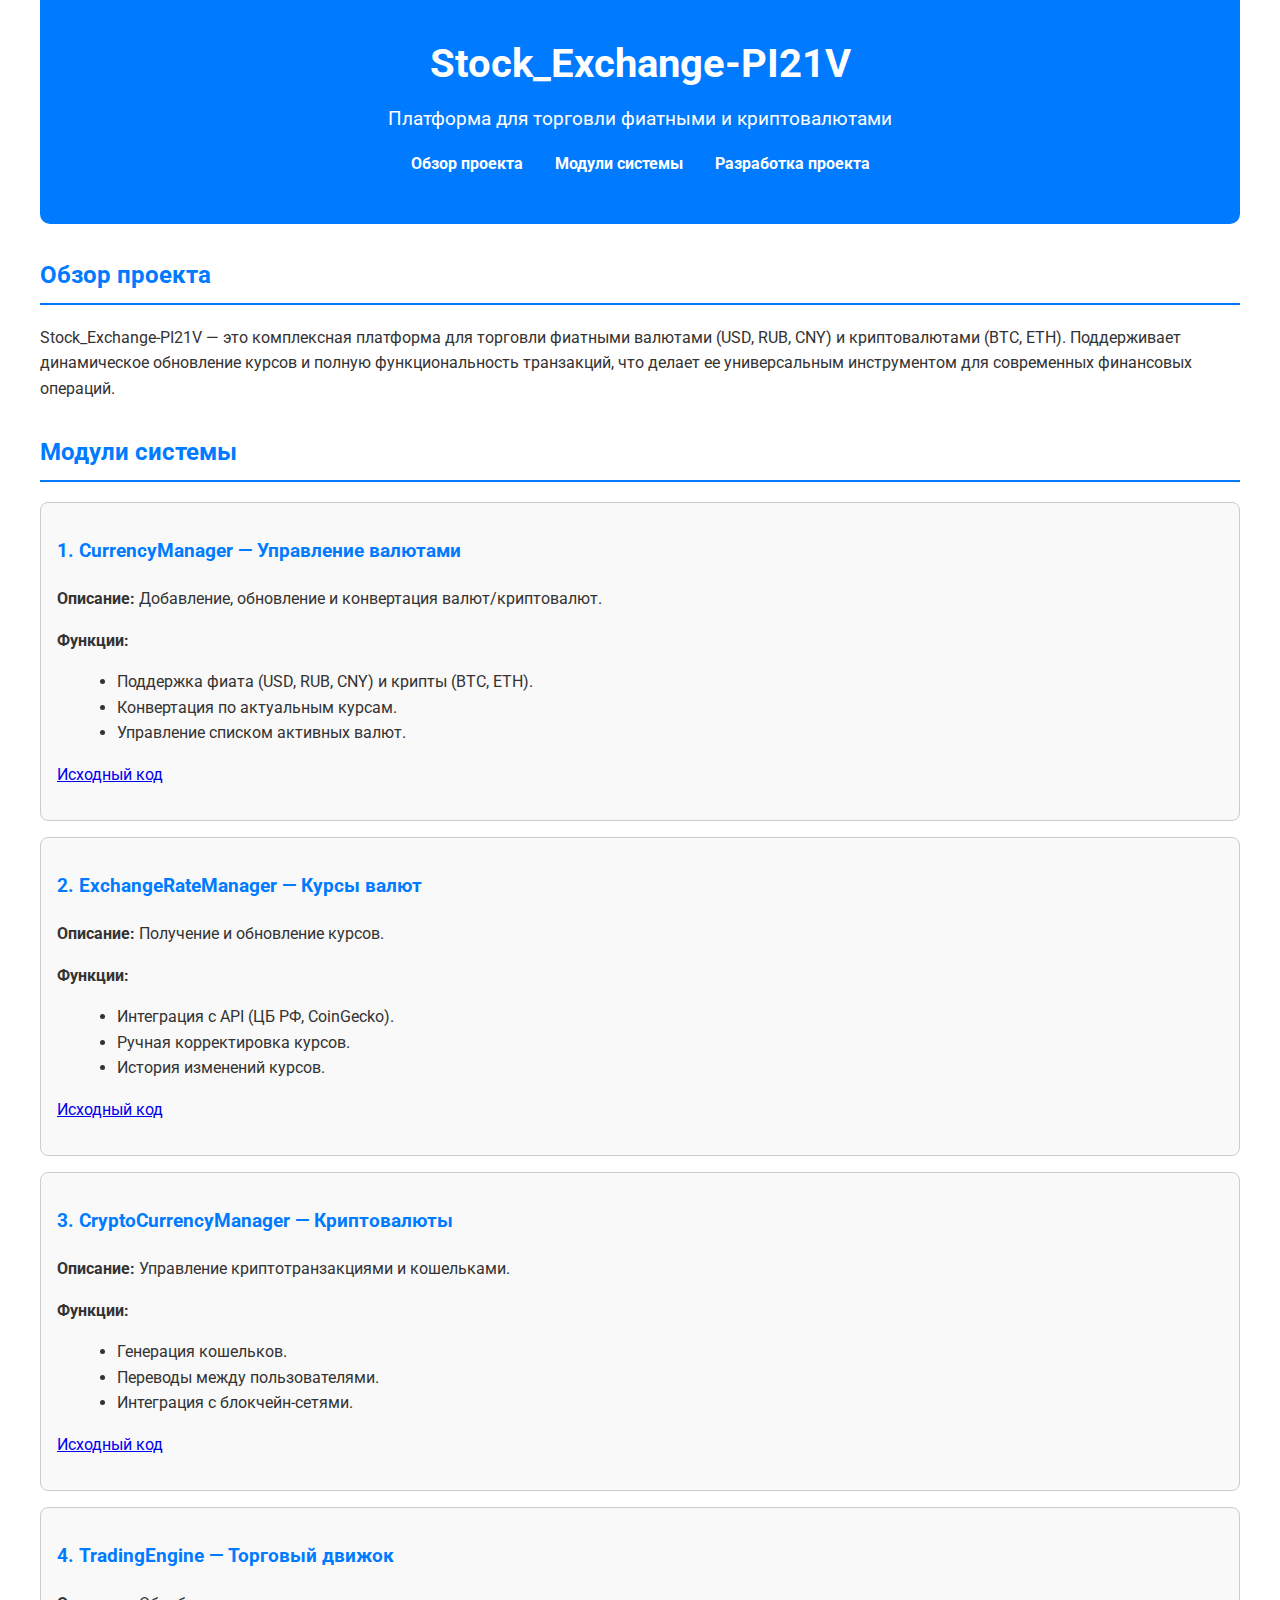
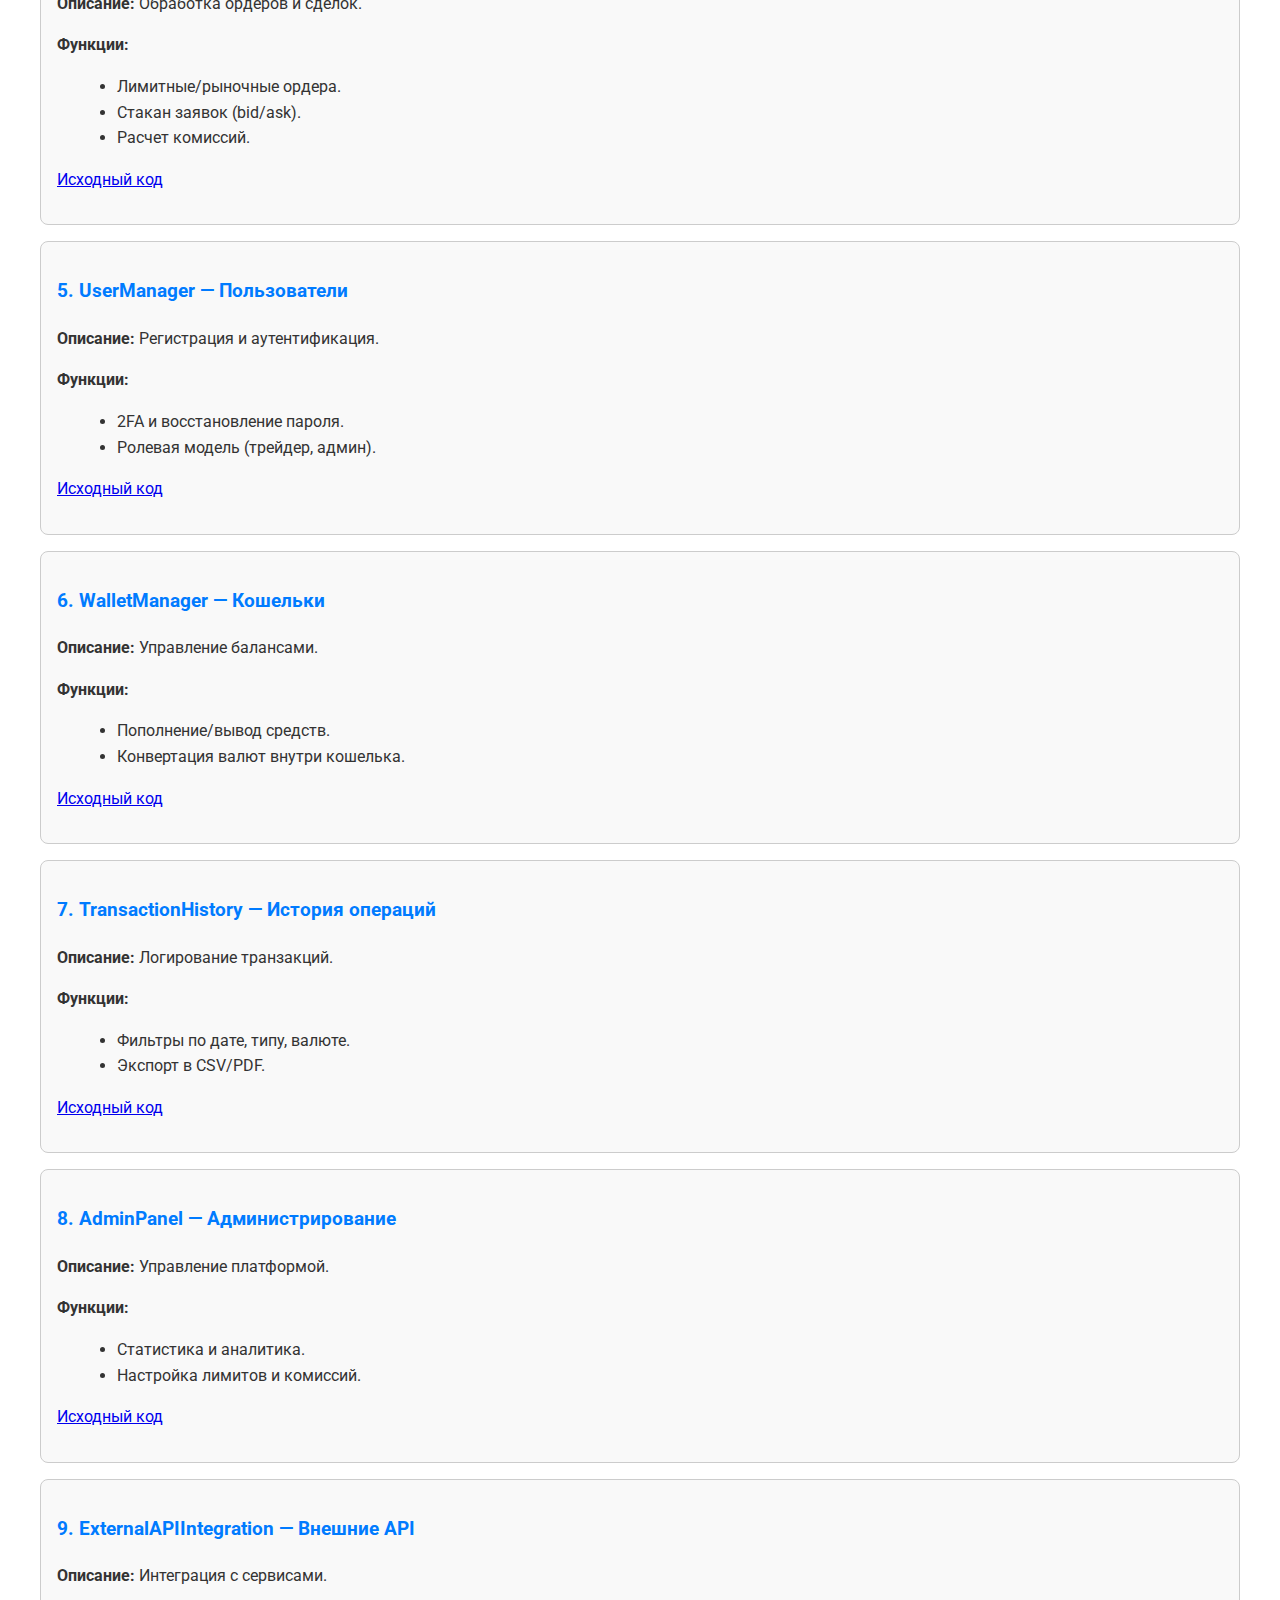
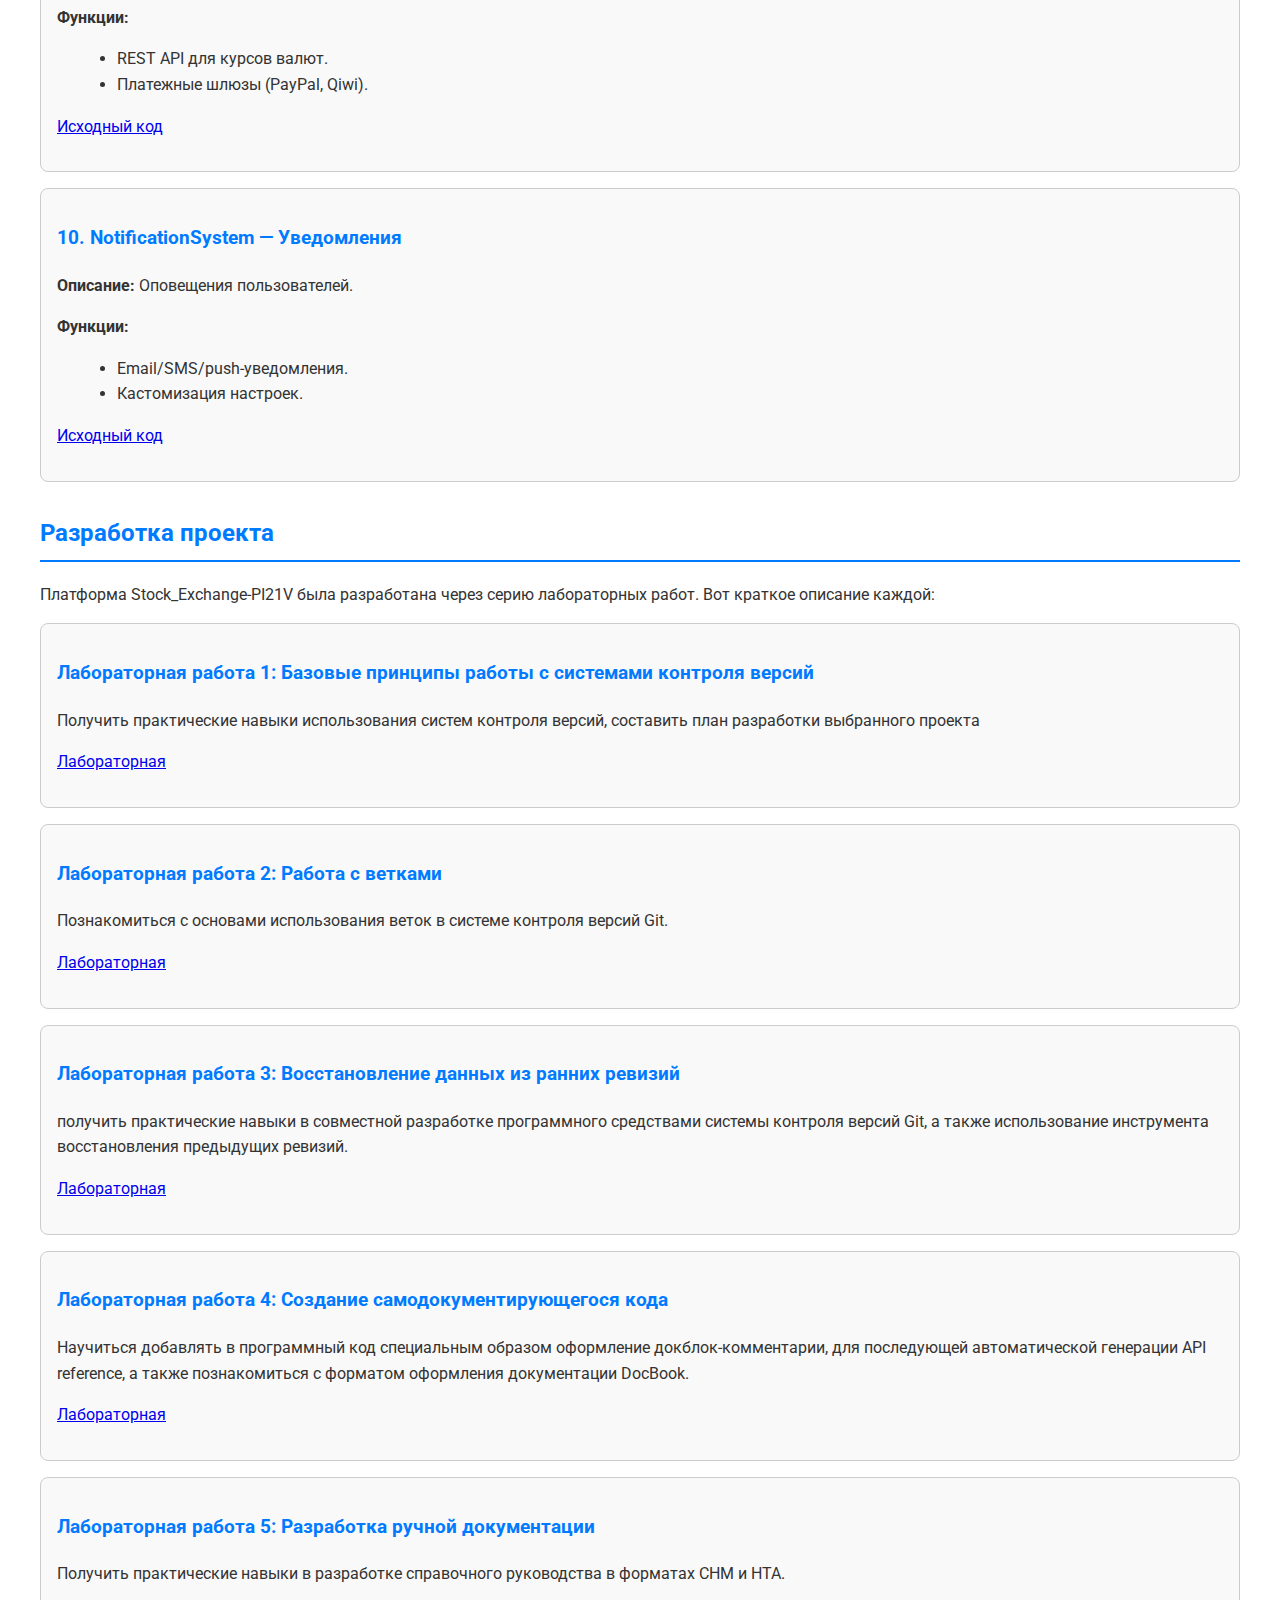
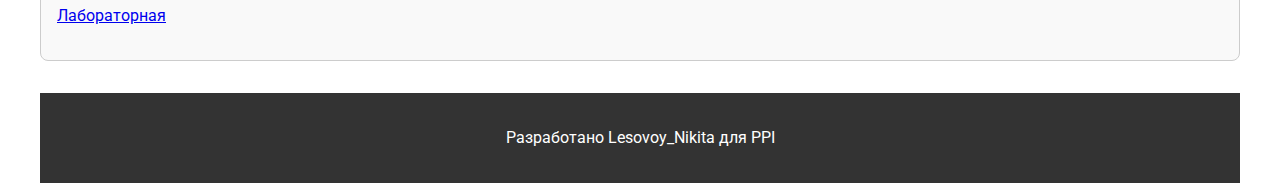
<file: index.html>
<!DOCTYPE html>
<html lang="ru">
<head>
    <meta charset="UTF-8">
    <meta name="viewport" content="width=device-width, initial-scale=1.0">
    <title>Stock_Exchange-PI21V</title>
    <link href="https://fonts.googleapis.com/css2?family=Roboto:wght@400;700&display=swap" rel="stylesheet">
    <link rel="stylesheet" href="styles.css">
</head>
<body>
    <header>
        <h1>Stock_Exchange-PI21V</h1>
        <p>Платформа для торговли фиатными и криптовалютами</p>
        <nav>
            <ul>
                <li><a href="#overview">Обзор проекта</a></li>
                <li><a href="#modules">Модули системы</a></li>
                <li><a href="#development">Разработка проекта</a></li>
            </ul>
        </nav>
    </header>
    <section id="overview">
        <h2>Обзор проекта</h2>
        <p>Stock_Exchange-PI21V — это комплексная платформа для торговли фиатными валютами (USD, RUB, CNY) и криптовалютами (BTC, ETH). Поддерживает динамическое обновление курсов и полную функциональность транзакций, что делает ее универсальным инструментом для современных финансовых операций.</p>
    </section>
    <section id="modules">
        <h2>Модули системы</h2>
        <div class="module">
            <h3>1. CurrencyManager — Управление валютами</h3>
            <p><strong>Описание:</strong> Добавление, обновление и конвертация валют/криптовалют.</p>
            <p><strong>Функции:</strong></p>
            <ul>
                <li>Поддержка фиата (USD, RUB, CNY) и крипты (BTC, ETH).</li>
                <li>Конвертация по актуальным курсам.</li>
                <li>Управление списком активных валют.</li>
            </ul>
            <p><a href="https://github.com/LesovoyNikita/Stock_Exchange-PI21V/blob/main/trading_core/currency_manager.py">Исходный код</a></p>
        </div>
        <div class="module">
            <h3>2. ExchangeRateManager — Курсы валют</h3>
            <p><strong>Описание:</strong> Получение и обновление курсов.</p>
            <p><strong>Функции:</strong></p>
            <ul>
                <li>Интеграция с API (ЦБ РФ, CoinGecko).</li>
                <li>Ручная корректировка курсов.</li>
                <li>История изменений курсов.</li>
            </ul>
            <p><a href="https://github.com/LesovoyNikita/Stock_Exchange-PI21V/blob/main/trading_core/exchange_rate_manager.py">Исходный код</a></p>
        </div>
        <div class="module">
            <h3>3. CryptoCurrencyManager — Криптовалюты</h3>
            <p><strong>Описание:</strong> Управление криптотранзакциями и кошельками.</p>
            <p><strong>Функции:</strong></p>
            <ul>
                <li>Генерация кошельков.</li>
                <li>Переводы между пользователями.</li>
                <li>Интеграция с блокчейн-сетями.</li>
            </ul>
            <p><a href="https://github.com/LesovoyNikita/Stock_Exchange-PI21V/blob/main/trading_core/crypto_manager.py">Исходный код</a></p>
        </div>
        <div class="module">
            <h3>4. TradingEngine — Торговый движок</h3>
            <p><strong>Описание:</strong> Обработка ордеров и сделок.</p>
            <p><strong>Функции:</strong></p>
            <ul>
                <li>Лимитные/рыночные ордера.</li>
                <li>Стакан заявок (bid/ask).</li>
                <li>Расчет комиссий.</li>
            </ul>
            <p><a href="https://github.com/LesovoyNikita/Stock_Exchange-PI21V/blob/main/trading_core/trading_engine.py">Исходный код</a></p>
        </div>
        <div class="module">
            <h3>5. UserManager — Пользователи</h3>
            <p><strong>Описание:</strong> Регистрация и аутентификация.</p>
            <p><strong>Функции:</strong></p>
            <ul>
                <li>2FA и восстановление пароля.</li>
                <li>Ролевая модель (трейдер, админ).</li>
            </ul>
            <p><a href="https://github.com/LesovoyNikita/Stock_Exchange-PI21V/blob/main/user_management/user_manager.py">Исходный код</a></p>
        </div>
        <div class="module">
            <h3>6. WalletManager — Кошельки</h3>
            <p><strong>Описание:</strong> Управление балансами.</p>
            <p><strong>Функции:</strong></p>
            <ul>
                <li>Пополнение/вывод средств.</li>
                <li>Конвертация валют внутри кошелька.</li>
            </ul>
            <p><a href="https://github.com/LesovoyNikita/Stock_Exchange-PI21V/blob/main/user_management/wallet_manager.py">Исходный код</a></p>
        </div>
        <div class="module">
            <h3>7. TransactionHistory — История операций</h3>
            <p><strong>Описание:</strong> Логирование транзакций.</p>
            <p><strong>Функции:</strong></p>
            <ul>
                <li>Фильтры по дате, типу, валюте.</li>
                <li>Экспорт в CSV/PDF.</li>
            </ul>
            <p><a href="https://github.com/LesovoyNikita/Stock_Exchange-PI21V/blob/main/user_management/transaction_history.py">Исходный код</a></p>
        </div>
        <div class="module">
            <h3>8. AdminPanel — Администрирование</h3>
            <p><strong>Описание:</strong> Управление платформой.</p>
            <p><strong>Функции:</strong></p>
            <ul>
                <li>Статистика и аналитика.</li>
                <li>Настройка лимитов и комиссий.</li>
            </ul>
            <p><a href="https://github.com/LesovoyNikita/Stock_Exchange-PI21V/blob/main/admin_tools/admin_panel.py">Исходный код</a></p>
        </div>
        <div class="module">
            <h3>9. ExternalAPIIntegration — Внешние API</h3>
            <p><strong>Описание:</strong> Интеграция с сервисами.</p>
            <p><strong>Функции:</strong></p>
            <ul>
                <li>REST API для курсов валют.</li>
                <li>Платежные шлюзы (PayPal, Qiwi).</li>
            </ul>
            <p><a href="https://github.com/LesovoyNikita/Stock_Exchange-PI21V/blob/main/admin_tools/api_integration.py">Исходный код</a></p>
        </div>
        <div class="module">
            <h3>10. NotificationSystem — Уведомления</h3>
            <p><strong>Описание:</strong> Оповещения пользователей.</p>
            <p><strong>Функции:</strong></p>
            <ul>
                <li>Email/SMS/push-уведомления.</li>
                <li>Кастомизация настроек.</li>
            </ul>
            <p><a href="https://github.com/LesovoyNikita/Stock_Exchange-PI21V/blob/main/admin_tools/notification_system.py">Исходный код</a></p>
        </div>
    </section>
    <section id="development">
        <h2>Разработка проекта</h2>
        <p>Платформа Stock_Exchange-PI21V была разработана через серию лабораторных работ. Вот краткое описание каждой:</p>
        <div class="lab">
            <h3>Лабораторная работа 1: Базовые принципы работы с системами контроля версий</h3>
            <p>Получить практические навыки использования систем контроля версий, составить план разработки выбранного проекта</p>
            <p><a href="https://github.com/LesovoyNikita/Stock_Exchange-PI21V/blob/main/Labs/Lab1PI21VLesovoy.docx">Лабораторная</a></p>
        </div>
        <div class="lab">
            <h3>Лабораторная работа 2: Работа с ветками</h3>
            <p>Познакомиться с основами использования веток в системе контроля версий Git. </p>
            <p><a href="https://github.com/LesovoyNikita/Stock_Exchange-PI21V/blob/main/Labs/PPPI_lab_2_LesovoyPI21V.docx">Лабораторная</a></p>
        </div>
        <div class="lab">
            <h3>Лабораторная работа 3: Восстановление данных из ранних ревизий</h3>
            <p>получить практические навыки в совместной разработке программного средствами системы контроля версий Git, а также использование инструмента восстановления предыдущих ревизий.</p>
            <p><a href="https://github.com/LesovoyNikita/Stock_Exchange-PI21V/blob/main/Labs/PPPI_lab_3_PI21VLesovoy.docx">Лабораторная</a></p>
        </div>
        <div class="lab">
            <h3>Лабораторная работа 4: Создание самодокументирующегося кода</h3>
            <p>Научиться добавлять в программный код специальным образом оформление докблок-комментарии, для последующей автоматической генерации API reference, а также познакомиться с форматом оформления документации DocBook.</p>
            <p><a href="https://github.com/LesovoyNikita/Stock_Exchange-PI21V/blob/main/Labs/PPPI_lab_4%20(3).docx">Лабораторная</a></p>
        </div>
        <div class="lab">
            <h3>Лабораторная работа 5: Разработка ручной документации</h3>
            <p>Получить практические навыки в разработке справочного руководства в форматах CHM и HTA.</p>
            <p><a href="https://github.com/LesovoyNikita/Stock_Exchange-PI21V/blob/main/Labs/PPPI_lab_5%20(3).docx">Лабораторная</a></p>
        </div>
    </section>
    <footer>
        <p>Разработано Lesovoy_Nikita для PPI</p>
    </footer>
</body>
</html>
</file>
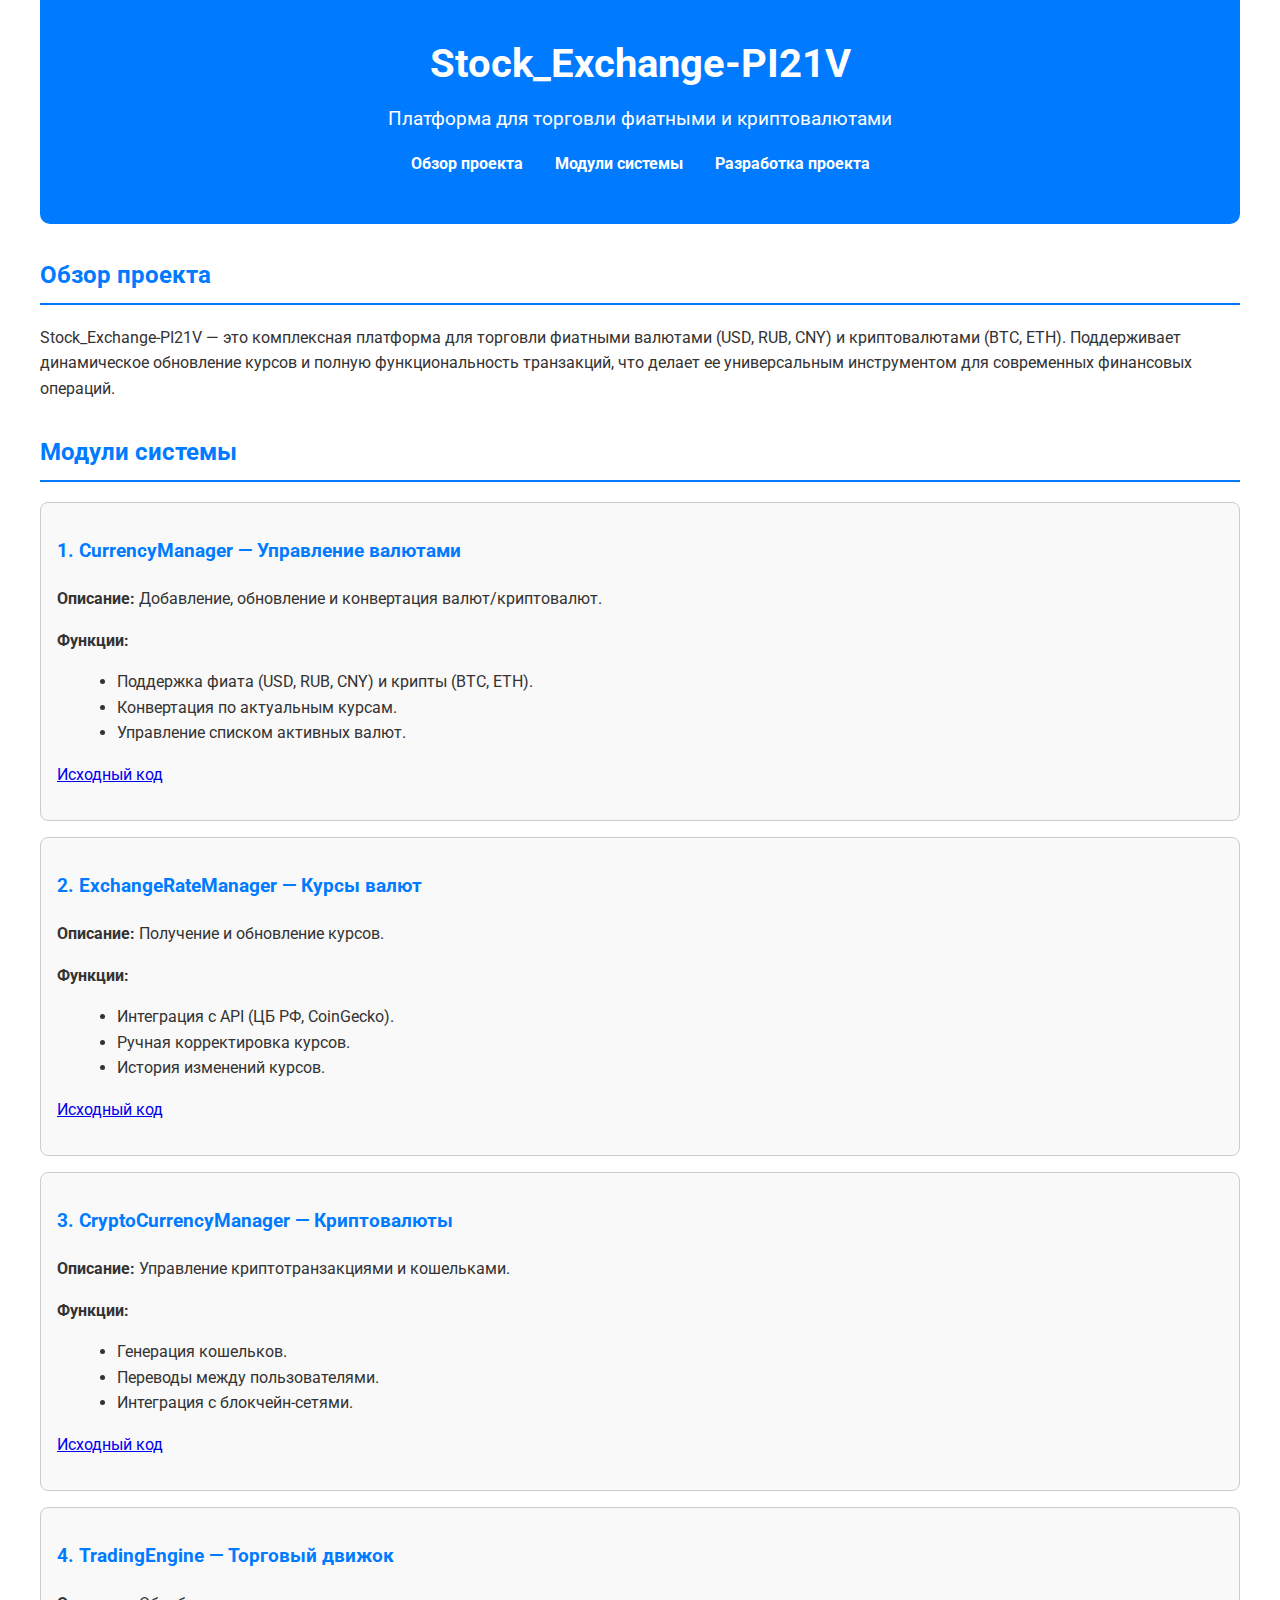
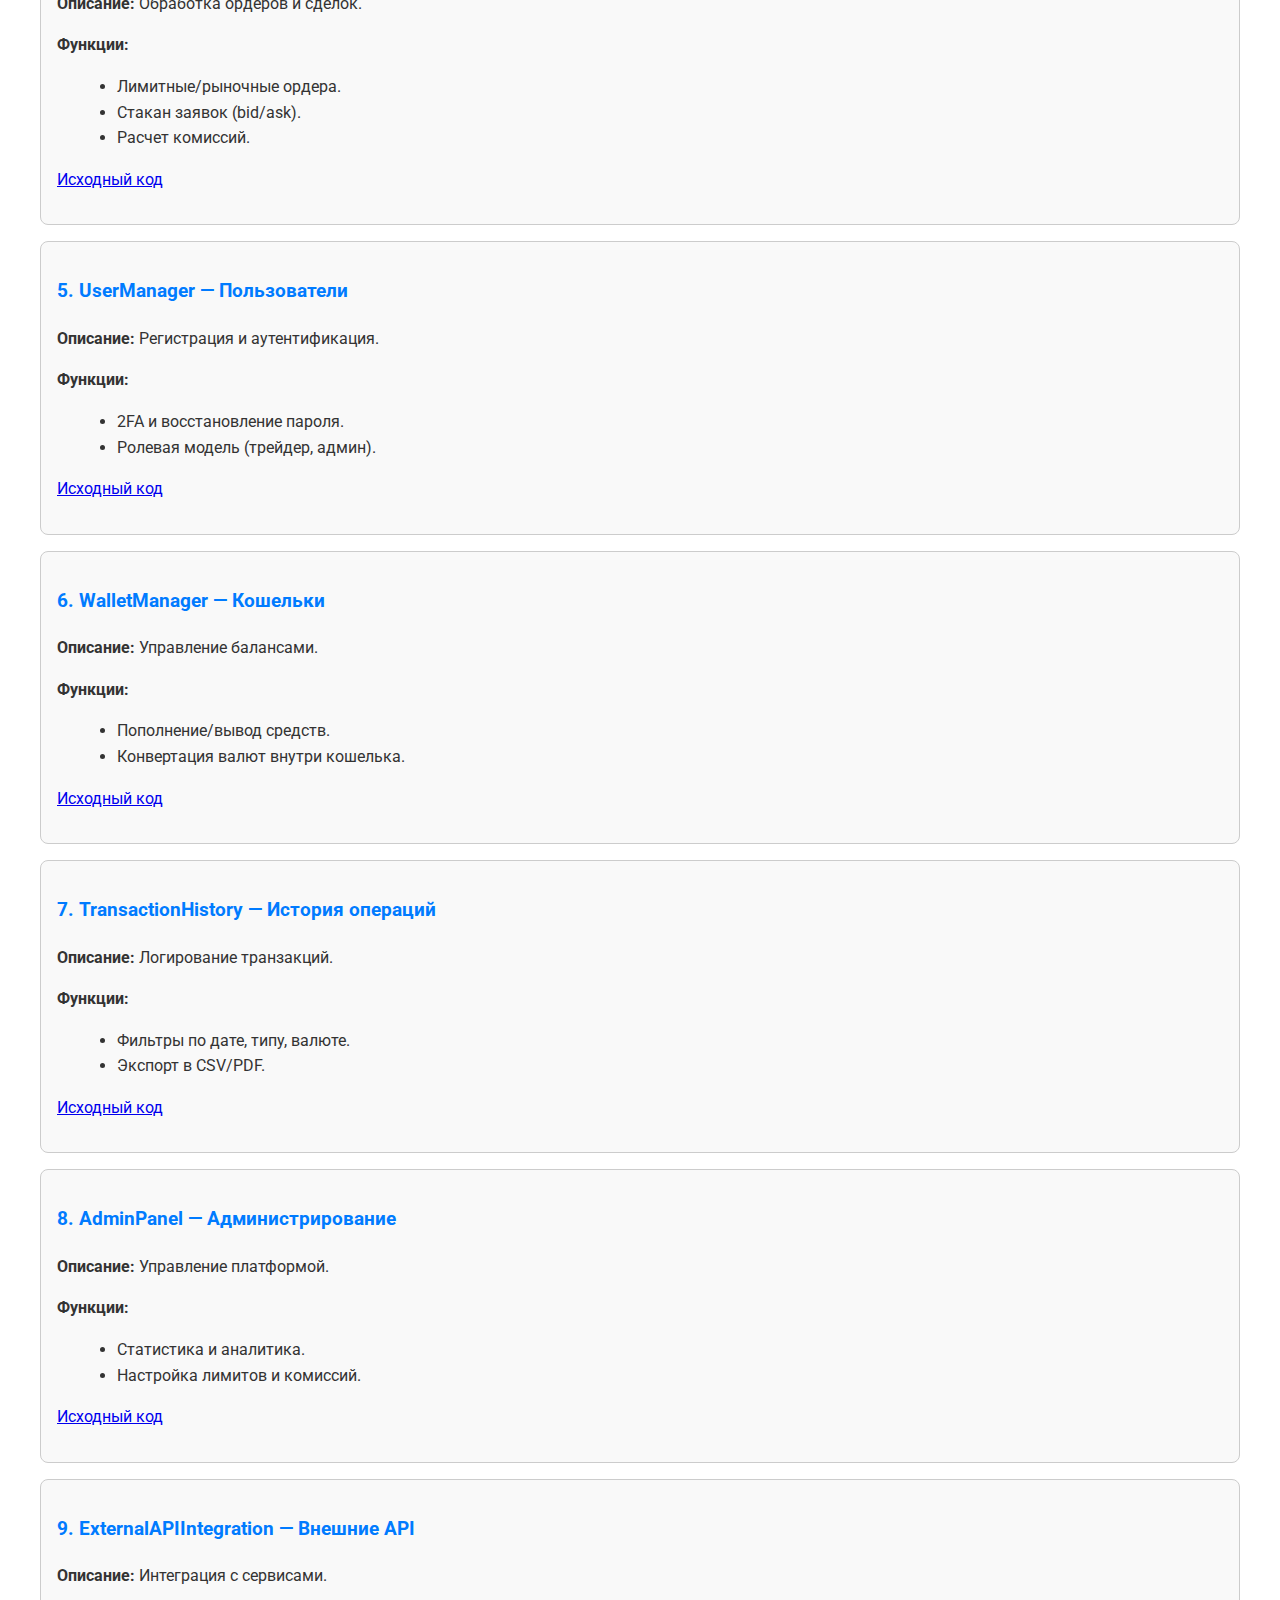
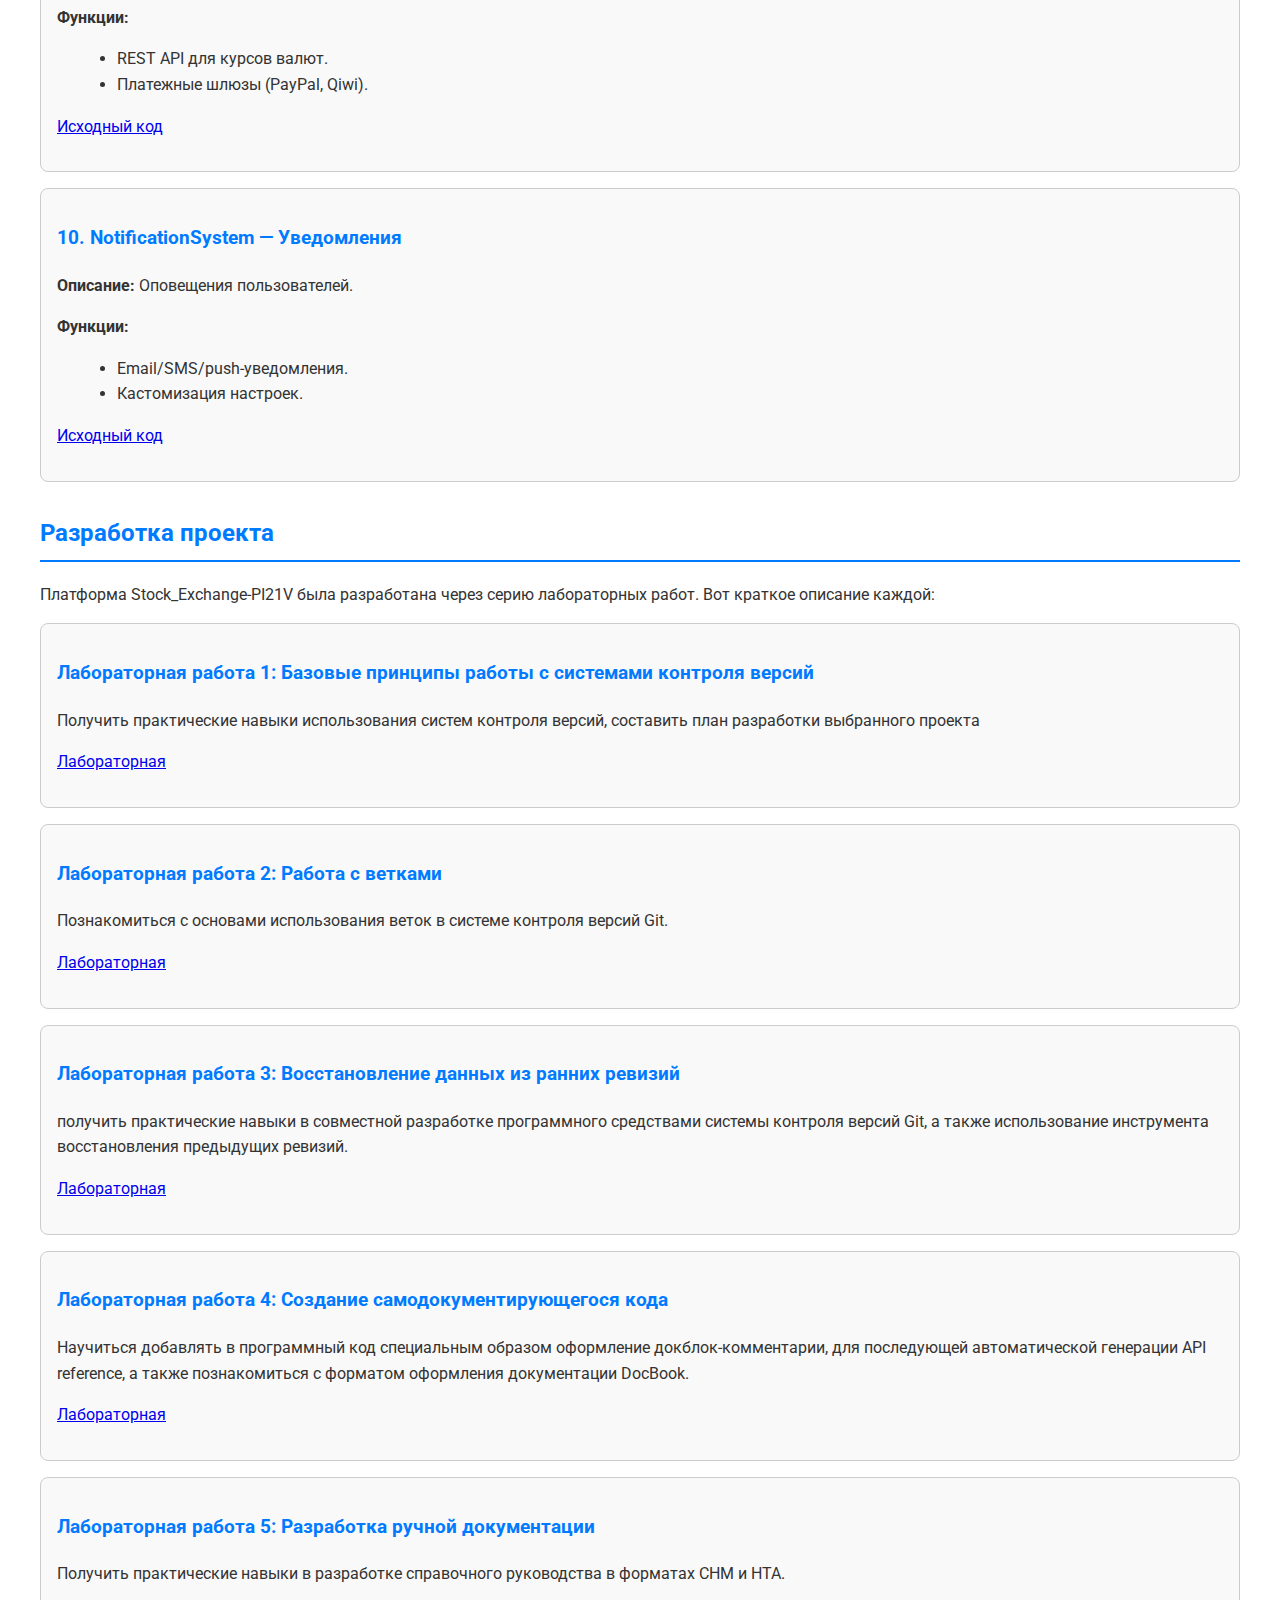
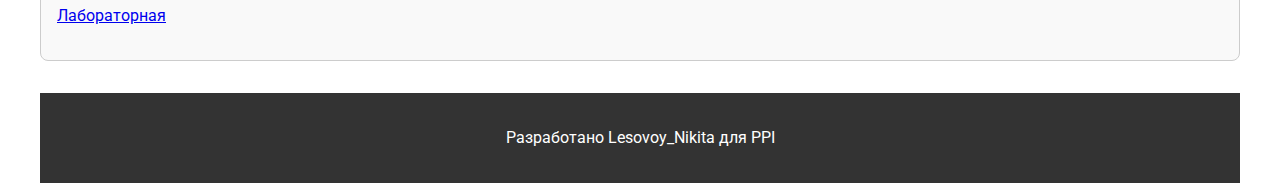
<file: Site/index.html>
<!DOCTYPE html>
<html lang="ru">
<head>
    <meta charset="UTF-8">
    <meta name="viewport" content="width=device-width, initial-scale=1.0">
    <title>Stock_Exchange-PI21V</title>
    <link href="https://fonts.googleapis.com/css2?family=Roboto:wght@400;700&display=swap" rel="stylesheet">
    <link rel="stylesheet" href="styles.css">
</head>
<body>
    <header>
        <h1>Stock_Exchange-PI21V</h1>
        <p>Платформа для торговли фиатными и криптовалютами</p>
        <nav>
            <ul>
                <li><a href="#overview">Обзор проекта</a></li>
                <li><a href="#modules">Модули системы</a></li>
                <li><a href="#development">Разработка проекта</a></li>
            </ul>
        </nav>
    </header>
    <section id="overview">
        <h2>Обзор проекта</h2>
        <p>Stock_Exchange-PI21V — это комплексная платформа для торговли фиатными валютами (USD, RUB, CNY) и криптовалютами (BTC, ETH). Поддерживает динамическое обновление курсов и полную функциональность транзакций, что делает ее универсальным инструментом для современных финансовых операций.</p>
    </section>
    <section id="modules">
        <h2>Модули системы</h2>
        <div class="module">
            <h3>1. CurrencyManager — Управление валютами</h3>
            <p><strong>Описание:</strong> Добавление, обновление и конвертация валют/криптовалют.</p>
            <p><strong>Функции:</strong></p>
            <ul>
                <li>Поддержка фиата (USD, RUB, CNY) и крипты (BTC, ETH).</li>
                <li>Конвертация по актуальным курсам.</li>
                <li>Управление списком активных валют.</li>
            </ul>
            <p><a href="https://github.com/LesovoyNikita/Stock_Exchange-PI21V/blob/main/trading_core/currency_manager.py">Исходный код</a></p>
        </div>
        <div class="module">
            <h3>2. ExchangeRateManager — Курсы валют</h3>
            <p><strong>Описание:</strong> Получение и обновление курсов.</p>
            <p><strong>Функции:</strong></p>
            <ul>
                <li>Интеграция с API (ЦБ РФ, CoinGecko).</li>
                <li>Ручная корректировка курсов.</li>
                <li>История изменений курсов.</li>
            </ul>
            <p><a href="https://github.com/LesovoyNikita/Stock_Exchange-PI21V/blob/main/trading_core/exchange_rate_manager.py">Исходный код</a></p>
        </div>
        <div class="module">
            <h3>3. CryptoCurrencyManager — Криптовалюты</h3>
            <p><strong>Описание:</strong> Управление криптотранзакциями и кошельками.</p>
            <p><strong>Функции:</strong></p>
            <ul>
                <li>Генерация кошельков.</li>
                <li>Переводы между пользователями.</li>
                <li>Интеграция с блокчейн-сетями.</li>
            </ul>
            <p><a href="https://github.com/LesovoyNikita/Stock_Exchange-PI21V/blob/main/trading_core/crypto_manager.py">Исходный код</a></p>
        </div>
        <div class="module">
            <h3>4. TradingEngine — Торговый движок</h3>
            <p><strong>Описание:</strong> Обработка ордеров и сделок.</p>
            <p><strong>Функции:</strong></p>
            <ul>
                <li>Лимитные/рыночные ордера.</li>
                <li>Стакан заявок (bid/ask).</li>
                <li>Расчет комиссий.</li>
            </ul>
            <p><a href="https://github.com/LesovoyNikita/Stock_Exchange-PI21V/blob/main/trading_core/trading_engine.py">Исходный код</a></p>
        </div>
        <div class="module">
            <h3>5. UserManager — Пользователи</h3>
            <p><strong>Описание:</strong> Регистрация и аутентификация.</p>
            <p><strong>Функции:</strong></p>
            <ul>
                <li>2FA и восстановление пароля.</li>
                <li>Ролевая модель (трейдер, админ).</li>
            </ul>
            <p><a href="https://github.com/LesovoyNikita/Stock_Exchange-PI21V/blob/main/user_management/user_manager.py">Исходный код</a></p>
        </div>
        <div class="module">
            <h3>6. WalletManager — Кошельки</h3>
            <p><strong>Описание:</strong> Управление балансами.</p>
            <p><strong>Функции:</strong></p>
            <ul>
                <li>Пополнение/вывод средств.</li>
                <li>Конвертация валют внутри кошелька.</li>
            </ul>
            <p><a href="https://github.com/LesovoyNikita/Stock_Exchange-PI21V/blob/main/user_management/wallet_manager.py">Исходный код</a></p>
        </div>
        <div class="module">
            <h3>7. TransactionHistory — История операций</h3>
            <p><strong>Описание:</strong> Логирование транзакций.</p>
            <p><strong>Функции:</strong></p>
            <ul>
                <li>Фильтры по дате, типу, валюте.</li>
                <li>Экспорт в CSV/PDF.</li>
            </ul>
            <p><a href="https://github.com/LesovoyNikita/Stock_Exchange-PI21V/blob/main/user_management/transaction_history.py">Исходный код</a></p>
        </div>
        <div class="module">
            <h3>8. AdminPanel — Администрирование</h3>
            <p><strong>Описание:</strong> Управление платформой.</p>
            <p><strong>Функции:</strong></p>
            <ul>
                <li>Статистика и аналитика.</li>
                <li>Настройка лимитов и комиссий.</li>
            </ul>
            <p><a href="https://github.com/LesovoyNikita/Stock_Exchange-PI21V/blob/main/admin_tools/admin_panel.py">Исходный код</a></p>
        </div>
        <div class="module">
            <h3>9. ExternalAPIIntegration — Внешние API</h3>
            <p><strong>Описание:</strong> Интеграция с сервисами.</p>
            <p><strong>Функции:</strong></p>
            <ul>
                <li>REST API для курсов валют.</li>
                <li>Платежные шлюзы (PayPal, Qiwi).</li>
            </ul>
            <p><a href="https://github.com/LesovoyNikita/Stock_Exchange-PI21V/blob/main/admin_tools/api_integration.py">Исходный код</a></p>
        </div>
        <div class="module">
            <h3>10. NotificationSystem — Уведомления</h3>
            <p><strong>Описание:</strong> Оповещения пользователей.</p>
            <p><strong>Функции:</strong></p>
            <ul>
                <li>Email/SMS/push-уведомления.</li>
                <li>Кастомизация настроек.</li>
            </ul>
            <p><a href="https://github.com/LesovoyNikita/Stock_Exchange-PI21V/blob/main/admin_tools/notification_system.py">Исходный код</a></p>
        </div>
    </section>
    <section id="development">
        <h2>Разработка проекта</h2>
        <p>Платформа Stock_Exchange-PI21V была разработана через серию лабораторных работ. Вот краткое описание каждой:</p>
        <div class="lab">
            <h3>Лабораторная работа 1: Базовые принципы работы с системами контроля версий</h3>
            <p>Получить практические навыки использования систем контроля версий, составить план разработки выбранного проекта</p>
            <p><a href="https://github.com/LesovoyNikita/Stock_Exchange-PI21V/blob/main/Labs/Lab1PI21VLesovoy.docx">Лабораторная</a></p>
        </div>
        <div class="lab">
            <h3>Лабораторная работа 2: Работа с ветками</h3>
            <p>Познакомиться с основами использования веток в системе контроля версий Git. </p>
            <p><a href="https://github.com/LesovoyNikita/Stock_Exchange-PI21V/blob/main/Labs/PPPI_lab_2_LesovoyPI21V.docx">Лабораторная</a></p>
        </div>
        <div class="lab">
            <h3>Лабораторная работа 3: Восстановление данных из ранних ревизий</h3>
            <p>получить практические навыки в совместной разработке программного средствами системы контроля версий Git, а также использование инструмента восстановления предыдущих ревизий.</p>
            <p><a href="https://github.com/LesovoyNikita/Stock_Exchange-PI21V/blob/main/Labs/PPPI_lab_3_PI21VLesovoy.docx">Лабораторная</a></p>
        </div>
        <div class="lab">
            <h3>Лабораторная работа 4: Создание самодокументирующегося кода</h3>
            <p>Научиться добавлять в программный код специальным образом оформление докблок-комментарии, для последующей автоматической генерации API reference, а также познакомиться с форматом оформления документации DocBook.</p>
            <p><a href="https://github.com/LesovoyNikita/Stock_Exchange-PI21V/blob/main/Labs/PPPI_lab_4%20(3).docx">Лабораторная</a></p>
        </div>
        <div class="lab">
            <h3>Лабораторная работа 5: Разработка ручной документации</h3>
            <p>Получить практические навыки в разработке справочного руководства в форматах CHM и HTA.</p>
            <p><a href="https://github.com/LesovoyNikita/Stock_Exchange-PI21V/blob/main/Labs/PPPI_lab_5%20(3).docx">Лабораторная</a></p>
        </div>
    </section>
    <footer>
        <p>Разработано Lesovoy_Nikita для PPI</p>
    </footer>
</body>
</html>
</file>
<file: styles.css>
body {
    font-family: 'Roboto', sans-serif;
    line-height: 1.6;
    margin: 0;
    padding: 0;
    color: #333;
    max-width: 1200px;
    margin: 0 auto;
    padding: 0 1rem;
}

header {
    background-color: #007BFF;
    color: white;
    text-align: center;
    padding: 2rem 1rem;
    border-bottom-left-radius: 10px;
    border-bottom-right-radius: 10px;
    position: sticky;
    top: 0;
    z-index: 1000;
}

header h1 {
    margin: 0;
    font-size: 2.5rem;
}

header p {
    margin: 0.5rem 0 0;
    font-size: 1.2rem;
}

nav ul {
    list-style-type: none;
    padding: 0;
    display: flex;
    justify-content: center;
    margin-top: 1rem;
}

nav ul li {
    margin: 0 1rem;
}

nav ul li a {
    text-decoration: none;
    color: white;
    font-weight: bold;
}

section {
    margin: 2rem 0;
}

section h2 {
    color: #007BFF;
    border-bottom: 2px solid #007BFF;
    padding-bottom: 0.5rem;
}

.module, .lab {
    border: 1px solid #ccc;
    border-radius: 8px;
    padding: 1rem;
    margin-bottom: 1rem;
    background-color: #f9f9f9;
    transition: box-shadow 0.3s;
}

.module:hover, .lab:hover {
    box-shadow: 0 4px 8px rgba(0,0,0,0.1);
}

.module h3, .lab h3 {
    color: #007BFF;
}

.module ul, .lab ul {
    list-style-type: disc;
    margin-left: 20px;
}

footer {
    background-color: #333;
    color: white;
    text-align: center;
    padding: 1rem;
    margin-top: 2rem;
}
</file>
<file: Site/styles.css>
body {
    font-family: 'Roboto', sans-serif;
    line-height: 1.6;
    margin: 0;
    padding: 0;
    color: #333;
    max-width: 1200px;
    margin: 0 auto;
    padding: 0 1rem;
}

header {
    background-color: #007BFF;
    color: white;
    text-align: center;
    padding: 2rem 1rem;
    border-bottom-left-radius: 10px;
    border-bottom-right-radius: 10px;
    position: sticky;
    top: 0;
    z-index: 1000;
}

header h1 {
    margin: 0;
    font-size: 2.5rem;
}

header p {
    margin: 0.5rem 0 0;
    font-size: 1.2rem;
}

nav ul {
    list-style-type: none;
    padding: 0;
    display: flex;
    justify-content: center;
    margin-top: 1rem;
}

nav ul li {
    margin: 0 1rem;
}

nav ul li a {
    text-decoration: none;
    color: white;
    font-weight: bold;
}

section {
    margin: 2rem 0;
}

section h2 {
    color: #007BFF;
    border-bottom: 2px solid #007BFF;
    padding-bottom: 0.5rem;
}

.module, .lab {
    border: 1px solid #ccc;
    border-radius: 8px;
    padding: 1rem;
    margin-bottom: 1rem;
    background-color: #f9f9f9;
    transition: box-shadow 0.3s;
}

.module:hover, .lab:hover {
    box-shadow: 0 4px 8px rgba(0,0,0,0.1);
}

.module h3, .lab h3 {
    color: #007BFF;
}

.module ul, .lab ul {
    list-style-type: disc;
    margin-left: 20px;
}

footer {
    background-color: #333;
    color: white;
    text-align: center;
    padding: 1rem;
    margin-top: 2rem;
}
</file>
